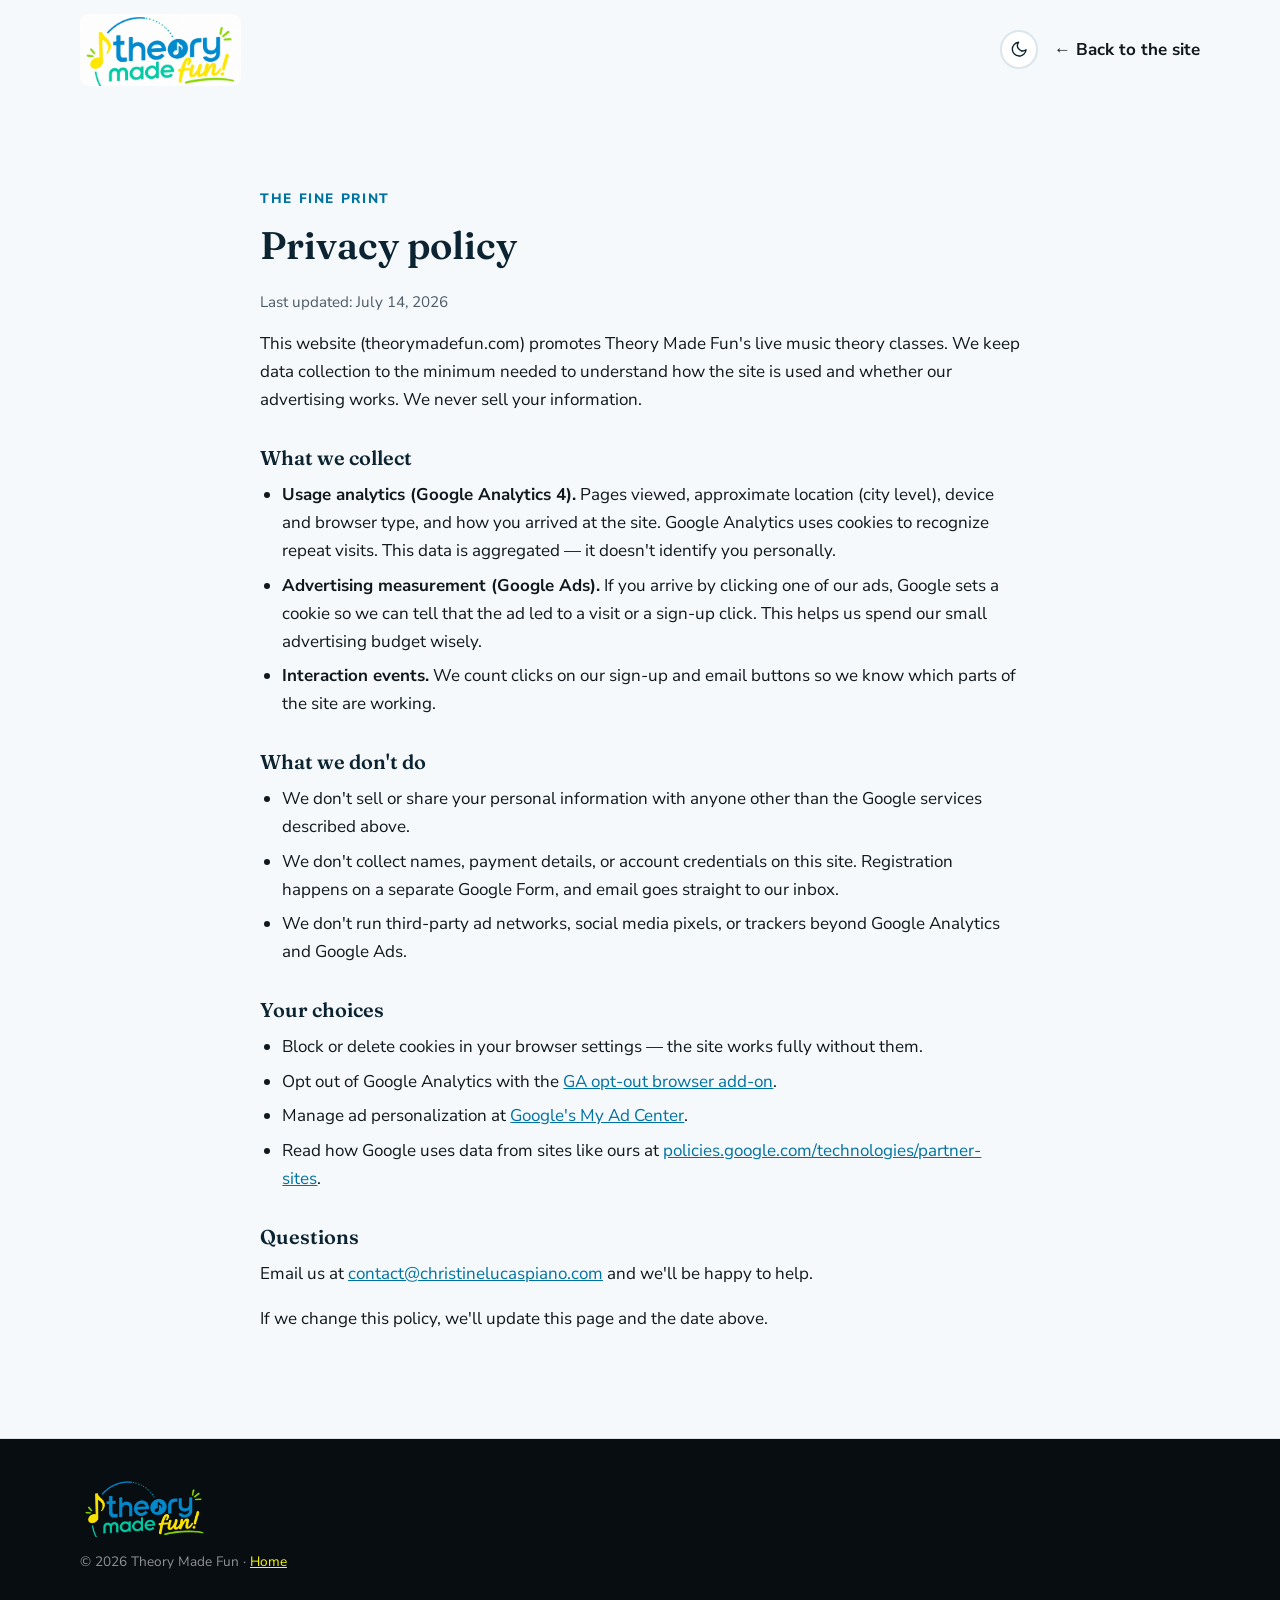
<file: privacy.html>
<!DOCTYPE html>
<html lang="en">
<head>
  <script async src="https://www.googletagmanager.com/gtm.js?id=GTM-NVTP6T6K"></script>
  <script>
    window.dataLayer = window.dataLayer || [];
    function gtag(){dataLayer.push(arguments);}
    gtag('js', new Date());
  </script>
  <meta charset="UTF-8">
  <meta name="viewport" content="width=device-width, initial-scale=1.0">
  <title>Privacy Policy — Theory Made Fun</title>
  <meta name="description" content="Privacy policy for theorymadefun.com.">
  <meta name="robots" content="noindex">
  <link rel="icon" href="assets/favicon.svg" type="image/svg+xml">
  <link rel="preconnect" href="https://fonts.googleapis.com">
  <link rel="preconnect" href="https://fonts.gstatic.com" crossorigin>
  <link href="https://fonts.googleapis.com/css2?family=Fraunces:opsz,wght@9..144,500;9..144,600;9..144,700&family=Nunito+Sans:opsz,wght@6..12,400;6..12,600;6..12,700;6..12,800&display=swap" rel="stylesheet">
  <!-- Theme: apply the saved choice before first paint (no flash), then wire the toggle. -->
  <script>
    (function () {
      var root = document.documentElement;
      root.classList.add("has-js");
      function stored() { try { return localStorage.getItem("theme"); } catch (e) { return null; } }
      function systemDark() { return window.matchMedia && window.matchMedia("(prefers-color-scheme: dark)").matches; }
      function effective() { return root.getAttribute("data-theme") || (systemDark() ? "dark" : "light"); }
      var saved = stored();
      if (saved === "light" || saved === "dark") root.setAttribute("data-theme", saved);
      function sync(btn) {
        var mode = effective();
        btn.dataset.mode = mode;
        btn.setAttribute("aria-pressed", String(mode === "dark"));
        btn.setAttribute("aria-label", mode === "dark" ? "Switch to light mode" : "Switch to dark mode");
      }
      function init() {
        var btn = document.querySelector("[data-theme-toggle]");
        if (btn) {
          sync(btn);
          btn.addEventListener("click", function () {
            var next = effective() === "dark" ? "light" : "dark";
            root.setAttribute("data-theme", next);
            try { localStorage.setItem("theme", next); } catch (e) {}
            sync(btn);
          });
        }
        if (window.matchMedia) {
          window.matchMedia("(prefers-color-scheme: dark)").addEventListener("change", function () {
            if (!stored() && btn) sync(btn);
          });
        }
      }
      if (document.readyState === "loading") document.addEventListener("DOMContentLoaded", init);
      else init();
    })();
  </script>
  <link rel="stylesheet" href="css/styles.css">
</head>
<body>
  <a class="skip-link" href="#main">Skip to content</a>

  <header class="site-header">
    <div class="container header-inner">
      <a class="brand" href="index.html" aria-label="Theory Made Fun — home">
        <img class="brand-logo brand-logo--light" src="assets/tmf-logo-wordmark.png" alt="" width="900" height="403">
        <img class="brand-logo brand-logo--dark" src="assets/tmf-logo-wordmark-transparent.png" alt="" width="900" height="403">
      </a>
      <button class="theme-toggle" type="button" data-theme-toggle aria-label="Switch color theme">
        <svg class="icon-moon" viewBox="0 0 24 24" fill="none" stroke="currentColor" stroke-width="1.8"
          stroke-linecap="round" stroke-linejoin="round" aria-hidden="true">
          <path d="M21 12.8A9 9 0 1 1 11.2 3 7 7 0 0 0 21 12.8Z" />
        </svg>
        <svg class="icon-sun" viewBox="0 0 24 24" fill="none" stroke="currentColor" stroke-width="1.8"
          stroke-linecap="round" stroke-linejoin="round" aria-hidden="true">
          <circle cx="12" cy="12" r="4" />
          <path
            d="M12 2v2M12 20v2M4.9 4.9l1.4 1.4M17.7 17.7l1.4 1.4M2 12h2M20 12h2M4.9 19.1l1.4-1.4M17.7 6.3l1.4-1.4" />
        </svg>
      </button>
      <nav class="site-nav" aria-label="Main">
        <ul>
          <li><a href="index.html">← Back to the site</a></li>
        </ul>
      </nav>
    </div>
  </header>

  <main id="main">
    <section class="section">
      <div class="container container-narrow prose">
        <p class="eyebrow">The fine print</p>
        <h2>Privacy policy</h2>
        <p class="page-updated">Last updated: July 14, 2026</p>

        <p>
          This website (theorymadefun.com) promotes Theory Made Fun's live music
          theory classes. We keep data
          collection to the minimum needed to understand how the site is used and
          whether our advertising works. We never sell your information.
        </p>

        <h3>What we collect</h3>
        <ul>
          <li><strong>Usage analytics (Google Analytics 4).</strong> Pages viewed,
              approximate location (city level), device and browser type, and how you
              arrived at the site. Google Analytics uses cookies to recognize repeat
              visits. This data is aggregated — it doesn't identify you personally.</li>
          <li><strong>Advertising measurement (Google Ads).</strong> If you arrive by
              clicking one of our ads, Google sets a cookie so we can tell that the ad
              led to a visit or a sign-up click. This helps us spend our small
              advertising budget wisely.</li>
          <li><strong>Interaction events.</strong> We count clicks on our sign-up and
              email buttons so we know which parts of the site are working.</li>
        </ul>

        <h3>What we don't do</h3>
        <ul>
          <li>We don't sell or share your personal information with anyone other than
              the Google services described above.</li>
          <li>We don't collect names, payment details, or account credentials on this
              site. Registration happens on a separate Google Form, and email goes
              straight to our inbox.</li>
          <li>We don't run third-party ad networks, social media pixels, or trackers
              beyond Google Analytics and Google Ads.</li>
        </ul>

        <h3>Your choices</h3>
        <ul>
          <li>Block or delete cookies in your browser settings — the site works fully
              without them.</li>
          <li>Opt out of Google Analytics with the
              <a href="https://tools.google.com/dlpage/gaoptout" rel="noopener">GA opt-out browser add-on</a>.</li>
          <li>Manage ad personalization at
              <a href="https://myadcenter.google.com/" rel="noopener">Google's My Ad Center</a>.</li>
          <li>Read how Google uses data from sites like ours at
              <a href="https://policies.google.com/technologies/partner-sites" rel="noopener">policies.google.com/technologies/partner-sites</a>.</li>
        </ul>

        <h3>Questions</h3>
        <p>
          Email us at
          <a data-email-link href="mailto:contact@christinelucaspiano.com">contact@christinelucaspiano.com</a>
          and we'll be happy to help.
        </p>

        <p>
          If we change this policy, we'll update this page and the date above.
        </p>
      </div>
    </section>
  </main>

  <footer class="site-footer">
    <div class="container footer-inner">
      <img class="footer-logo" src="assets/tmf-logo-wordmark-transparent.png" alt="Theory Made Fun" width="900" height="403">
      <p class="footer-fine">© 2026 Theory Made Fun · <a href="index.html">Home</a></p>
    </div>
  </footer>
</body>
</html>
</file>
<file: css/styles.css>
/* ==========================================================================
   Theory Made Fun (theorymadefun.com) — styles
   Vibrant palette (yellow → green → teal → blue) with light + dark themes.

   Theming model (see js + inline <head> script):
   - Semantic tokens only. The 5 vibrant palette colors are used as *fills*
     paired with near-black content (--on-vibrant); text that sits on a page
     background uses contrast-safe --text / --heading / --link instead.
   - :root holds the light theme; [data-theme="dark"] (and the system
     preference, when the visitor hasn't chosen) swaps in the dark values.
   No frameworks; progressive enhancement (site fully works without JS).
   ========================================================================== */

:root {
  /* ---- Structural (theme-independent) ---- */
  --radius: 16px;
  --font-display: "Fraunces", Georgia, "Times New Roman", serif;
  --font-body: "Nunito Sans", -apple-system, BlinkMacSystemFont, "Segoe UI", sans-serif;

  /* ---- Palette (vibrant fills — always paired with --on-vibrant) ---- */
  --primary: #0098ce;      /* blue  — primary actions        */
  --cat-virtual: #00c8a5;  /* teal  — "Virtual"              */
  --cat-inperson: #23ce6b; /* green — "In person"            */
  --cat-fun: #fbfb00;      /* yellow — "Fun!" / accent pop   */
  --accent: #fbfb00;       /* yellow accent (fills / on dark)*/
  --lime: #6ad700;         /* lime accent (decoration)       */
  --on-vibrant: #08141c;   /* near-black content on any fill */

  /* ---- Fixed dark bands (signup + footer, same in both themes) ---- */
  --band-bg: #080d12;
  --band-text: rgba(233, 242, 247, 0.82);
  --band-heading: #ffffff;
  --band-link: var(--accent);

  /* ---- Light theme (default) ---- */
  --bg: #f6f9fb;
  --bg-alt: #e9f2f7;
  --surface: #ffffff;
  --border: #dae5ec;
  --text: #10181d;
  --text-muted: #4c5b66;
  --heading: #0c2331;
  --link: #0072a1;
  --link-hover: #005a82;
  --focus: #006c99;
  --check: #0b7a49;        /* positive check marks on --bg   */
  --shadow: 0 10px 30px -12px rgba(12, 35, 48, 0.16);
}

:root[data-theme="dark"] {
  --bg: #0b0f13;
  --bg-alt: #12181d;
  --surface: #171f25;
  --border: #2b353d;
  --text: #e9f0f4;
  --text-muted: #a6b3bc;
  --heading: #f4f9fc;
  --link: #4cbfef;
  --link-hover: #79d2f5;
  --focus: #4cbfef;
  --check: #6ad700;
  --shadow: 0 12px 34px -14px rgba(0, 0, 0, 0.65);
}

/* Follow the OS preference until the visitor makes an explicit choice. */
@media (prefers-color-scheme: dark) {
  :root:not([data-theme]) {
    --bg: #0b0f13;
    --bg-alt: #12181d;
    --surface: #171f25;
    --border: #2b353d;
    --text: #e9f0f4;
    --text-muted: #a6b3bc;
    --heading: #f4f9fc;
    --link: #4cbfef;
    --link-hover: #79d2f5;
    --focus: #4cbfef;
    --check: #6ad700;
    --shadow: 0 12px 34px -14px rgba(0, 0, 0, 0.65);
  }
}

/* ---------- Base ---------- */

*,
*::before,
*::after {
  box-sizing: border-box;
}

html {
  scroll-behavior: smooth;
  scroll-padding-top: 7rem;
}

@media (prefers-reduced-motion: reduce) {
  html {
    scroll-behavior: auto;
  }
}

body {
  margin: 0;
  font-family: var(--font-body);
  font-size: 1.0625rem;
  line-height: 1.65;
  color: var(--text);
  background: var(--bg);
}

h1,
h2,
h3 {
  font-family: var(--font-display);
  color: var(--heading);
  line-height: 1.15;
  margin: 0 0 0.6em;
}

h1 {
  font-size: clamp(2.3rem, 5.5vw, 3.6rem);
  font-weight: 700;
}

h2 {
  font-size: clamp(1.7rem, 3.5vw, 2.4rem);
  font-weight: 600;
}

h3 {
  font-size: 1.25rem;
  font-weight: 600;
}

p {
  margin: 0 0 1em;
}

a {
  color: var(--link);
}

a:hover {
  color: var(--link-hover);
}

img {
  max-width: 100%;
  height: auto;
}

ul {
  margin: 0;
  padding: 0;
}

hr {
  border: none;
  border-top: 1px solid var(--border);
  margin: 2rem 0;
}

:focus-visible {
  outline: 3px solid var(--focus);
  outline-offset: 2px;
  border-radius: 4px;
}

/* The bands are dark in both themes — keep a bright ring there. */
.signup-band :focus-visible,
.site-footer :focus-visible {
  outline-color: var(--accent);
}

[hidden] {
  display: none !important;
}

.container {
  width: min(1120px, 100% - 2.5rem);
  margin-inline: auto;
}

.container-narrow {
  width: min(760px, 100% - 2.5rem);
}

.skip-link {
  position: absolute;
  left: -9999px;
  top: 0;
  background: var(--primary);
  color: var(--on-vibrant);
  padding: 0.6rem 1rem;
  border-radius: 0 0 8px 0;
  z-index: 100;
}

.skip-link:focus {
  left: 0;
}

/* ---------- Buttons & badges ---------- */

.btn {
  display: inline-block;
  font-family: var(--font-body);
  font-weight: 800;
  font-size: 1rem;
  text-decoration: none;
  padding: 0.85rem 1.7rem;
  border-radius: 999px;
  transition: transform 0.15s ease, box-shadow 0.15s ease, background 0.15s ease;
}

.btn:active {
  transform: translateY(1px);
}

.btn-primary {
  background: var(--primary);
  color: var(--on-vibrant);
  box-shadow: 0 8px 22px -10px color-mix(in srgb, var(--primary) 60%, transparent);
}

.btn-primary:hover {
  background: color-mix(in srgb, var(--primary) 88%, #ffffff);
  color: var(--on-vibrant);
}

.btn-ghost {
  color: var(--link);
  border: 2px solid var(--link);
  background: transparent;
}

.btn-ghost:hover {
  background: var(--primary);
  color: var(--on-vibrant);
  border-color: var(--primary);
}

.btn-light {
  background: #ffffff;
  color: var(--on-vibrant);
}

.btn-light:hover {
  background: var(--accent);
  color: var(--on-vibrant);
}

.btn-light.is-disabled {
  opacity: 0.9;
  cursor: default;
  background: rgba(255, 255, 255, 0.16);
  color: rgba(255, 255, 255, 0.72);
  border: 2px dashed rgba(255, 255, 255, 0.6);
}

.btn-small {
  padding: 0.5rem 1.15rem;
  font-size: 0.95rem;
}

.badge {
  display: inline-block;
  font-size: 0.8rem;
  font-weight: 800;
  letter-spacing: 0.04em;
  text-transform: uppercase;
  padding: 0.25rem 0.75rem;
  border-radius: 999px;
  white-space: nowrap;
  color: var(--on-vibrant);
}

.badge-virtual {
  background: var(--cat-virtual);
}

.badge-hybrid {
  background: var(--cat-fun);
}

.badge-inperson {
  background: var(--cat-inperson);
}

.eyebrow {
  font-weight: 800;
  font-size: 0.85rem;
  letter-spacing: 0.12em;
  text-transform: uppercase;
  color: var(--link);
  margin-bottom: 0.75rem;
}

/* ---------- Header ---------- */

.site-header {
  position: sticky;
  top: 0;
  z-index: 50;
  background: color-mix(in srgb, var(--bg) 88%, transparent);
  backdrop-filter: blur(8px);
  border-bottom: 1px solid transparent;
  transition: border-color 0.2s ease, box-shadow 0.2s ease;
}

.site-header.is-scrolled {
  border-bottom-color: var(--border);
  box-shadow: 0 4px 20px -12px rgba(0, 0, 0, 0.35);
}

.header-inner {
  display: flex;
  align-items: center;
  gap: 1rem;
  padding-block: 0.85rem;
}

.brand {
  display: flex;
  align-items: center;
  margin-inline-end: auto;
  text-decoration: none;
}

/* The logo PNG has an opaque white background, so rounding its corners makes
   it read as the wordmark on the light theme and a tidy white logo card on
   the dark theme — no background-knockout artifacts. */
.brand-logo {
  display: block;
  height: 4.5rem;
  width: auto;
  border-radius: 9px;
}

@media (max-width: 480px) {
  .brand-logo {
    height: 3.1rem;
  }
}

/* Swap the header logo per theme: white-background version on the light
   theme, transparent (knocked-out) version on the dark theme. The footer
   always uses the transparent version because its band is dark in both. */
.brand-logo--dark {
  display: none;
}

:root[data-theme="dark"] .brand-logo--light {
  display: none;
}

:root[data-theme="dark"] .brand-logo--dark {
  display: block;
}

@media (prefers-color-scheme: dark) {
  :root:not([data-theme]) .brand-logo--light {
    display: none;
  }

  :root:not([data-theme]) .brand-logo--dark {
    display: block;
  }
}

.site-nav ul {
  display: flex;
  align-items: center;
  gap: 1.4rem;
  list-style: none;
}

.site-nav a:not(.btn) {
  text-decoration: none;
  font-weight: 700;
  color: var(--text);
}

.site-nav a:not(.btn):hover {
  color: var(--link);
}

/* ---------- Theme toggle ---------- */

.theme-toggle {
  display: none;
  align-items: center;
  justify-content: center;
  flex: none;
  width: 2.4rem;
  height: 2.4rem;
  padding: 0;
  border: 2px solid var(--border);
  border-radius: 999px;
  background: var(--surface);
  color: var(--heading);
  cursor: pointer;
  transition: border-color 0.15s ease, color 0.15s ease, background 0.15s ease;
}

.has-js .theme-toggle {
  display: inline-flex;
}

.theme-toggle:hover {
  border-color: var(--primary);
  color: var(--primary);
}

.theme-toggle svg {
  width: 1.15rem;
  height: 1.15rem;
}

.theme-toggle .icon-sun {
  display: none;
}

.theme-toggle[data-mode="dark"] .icon-moon {
  display: none;
}

.theme-toggle[data-mode="dark"] .icon-sun {
  display: block;
}

.nav-toggle {
  display: none;
  align-items: center;
  gap: 0.5rem;
  background: none;
  border: 2px solid var(--border);
  border-radius: 999px;
  padding: 0.4rem 0.9rem;
  font: inherit;
  font-weight: 700;
  color: var(--heading);
  cursor: pointer;
}

.nav-toggle-bar {
  position: relative;
  display: block;
  width: 18px;
  height: 2px;
  background: currentColor;
}

.nav-toggle-bar::before,
.nav-toggle-bar::after {
  content: "";
  position: absolute;
  left: 0;
  width: 18px;
  height: 2px;
  background: currentColor;
}

.nav-toggle-bar::before {
  top: -6px;
}

.nav-toggle-bar::after {
  top: 6px;
}

@media (max-width: 860px) {
  .nav-toggle {
    display: inline-flex;
  }

  .site-nav {
    display: none;
    position: absolute;
    top: 100%;
    left: 0;
    right: 0;
    background: var(--bg-alt);
    border-bottom: 1px solid var(--border);
    box-shadow: var(--shadow);
    padding: 1rem 1.25rem 1.5rem;
  }

  .site-header.nav-open .site-nav {
    display: block;
  }

  .site-nav ul {
    flex-direction: column;
    align-items: stretch;
    gap: 0.25rem;
  }

  .site-nav a:not(.btn) {
    display: block;
    padding: 0.65rem 0.5rem;
    border-radius: 8px;
  }

  .site-nav a:not(.btn):hover {
    background: var(--surface);
  }

  .site-nav .btn {
    margin-top: 0.75rem;
    text-align: center;
  }
}

/* ---------- Video ---------- */

.video-hero {
  padding-block: clamp(1.5rem, 4vw, 2.75rem) 0;
}

.video-frame {
  max-width: 900px;
  margin-inline: auto;
  border: 1px solid var(--border);
  border-radius: var(--radius);
  box-shadow: var(--shadow);
  overflow: hidden;
  line-height: 0;
  /* Matches the white background of the poster logo, so the thin bars beside
     it (logo is 1.63:1, frame is 16:9) blend instead of reading as letterbox. */
  background: #fff;
}

.video-frame video {
  display: block;
  width: 100%;
  height: auto;
  aspect-ratio: 16 / 9;
}

/* ---------- Hero ---------- */

.hero {
  position: relative;
  overflow: hidden;
  background:
    radial-gradient(60rem 30rem at 110% -10%, rgba(0, 152, 206, 0.16) 0%, transparent 60%),
    radial-gradient(50rem 28rem at -20% 110%, rgba(0, 200, 165, 0.14) 0%, transparent 55%),
    var(--bg);
}

.hero-inner {
  display: grid;
  grid-template-columns: minmax(0, 1.15fr) minmax(0, 0.85fr);
  align-items: center;
  gap: 3rem;
  padding-block: clamp(3rem, 8vw, 6rem);
}

.hero-sub {
  font-size: 1.2rem;
  max-width: 34em;
  color: var(--text-muted);
}

.hero-actions {
  display: flex;
  flex-wrap: wrap;
  gap: 0.9rem;
  margin: 1.7rem 0 1.9rem;
}

.hero-ticks {
  display: flex;
  flex-wrap: wrap;
  gap: 0.5rem 1.5rem;
  list-style: none;
  font-weight: 700;
  color: var(--text-muted);
  font-size: 0.95rem;
}

.hero-ticks li::before {
  content: "✓";
  color: var(--check);
  font-weight: 900;
  margin-right: 0.45rem;
}

.hero-visual {
  position: relative;
  display: grid;
  gap: 1.1rem;
  padding: 1rem 0.5rem;
}

.hero-card {
  background: var(--surface);
  border: 1px solid var(--border);
  border-radius: var(--radius);
  box-shadow: var(--shadow);
  padding: 1.1rem 1.3rem;
  max-width: 21rem;
}

.hero-card p {
  margin: 0.5rem 0 0;
  font-weight: 700;
  color: var(--heading);
}

.hero-card-1 {
  transform: rotate(-2deg);
}

.hero-card-2 {
  transform: rotate(1.5deg) translateX(2.5rem);
}

.hero-card-3 {
  transform: rotate(-1deg) translateX(0.75rem);
}

.float-note {
  position: absolute;
  font-size: 2.2rem;
  color: var(--accent);
  opacity: 0.9;
}

.float-note-1 {
  top: -0.5rem;
  right: 15%;
  transform: rotate(12deg);
}

.float-note-2 {
  bottom: -0.25rem;
  left: -2%;
  font-size: 2.8rem;
  color: var(--cat-inperson);
  opacity: 0.5;
  transform: rotate(-10deg);
}

.float-note-3 {
  top: 42%;
  right: -1%;
  color: var(--primary);
  opacity: 0.55;
}

@media (max-width: 860px) {
  .hero-inner {
    grid-template-columns: 1fr;
    gap: 2.25rem;
  }

  .hero-card-2 {
    transform: rotate(1.5deg) translateX(1rem);
  }
}

/* ---------- Sections ---------- */

.section {
  padding-block: clamp(3.25rem, 7vw, 5.5rem);
}

.section-alt {
  background: var(--bg-alt);
}

.section-head {
  max-width: 44em;
  margin-bottom: 2.25rem;
}

.section-lead {
  font-size: 1.15rem;
  color: var(--text-muted);
}

.section-note {
  margin-top: 1.75rem;
  font-weight: 700;
  color: var(--text-muted);
  max-width: 44em;
}

/* ---------- Feature (image beside text) ---------- */

.feature {
  display: grid;
  grid-template-columns: minmax(0, 1fr) minmax(0, 1fr);
  gap: clamp(1.5rem, 4vw, 3rem);
  align-items: center;
  margin-bottom: 2.75rem;
}

.feature-media img {
  display: block;
  width: 100%;
  height: auto;
  border-radius: var(--radius);
  box-shadow: var(--shadow);
}

.feature-body > :last-child {
  margin-bottom: 0;
}

/* Image on the right on wide screens. */
.feature-reverse .feature-media {
  order: 2;
}

@media (max-width: 760px) {
  .feature {
    grid-template-columns: 1fr;
    gap: 1.5rem;
    margin-bottom: 2rem;
  }

  /* Keep the image on top when stacked, regardless of side. */
  .feature-media,
  .feature-reverse .feature-media {
    order: -1;
  }
}

/* ---------- Cards ---------- */

.card-grid {
  display: grid;
  gap: 1.4rem;
}

.card-grid.two {
  grid-template-columns: repeat(auto-fit, minmax(min(20rem, 100%), 1fr));
}

.card-grid.three {
  grid-template-columns: repeat(auto-fit, minmax(min(17rem, 100%), 1fr));
}

.card {
  background: var(--surface);
  border: 1px solid var(--border);
  border-radius: var(--radius);
  box-shadow: var(--shadow);
  padding: 1.6rem 1.6rem 1.5rem;
}

.card-icon {
  display: grid;
  place-items: center;
  width: 3.1rem;
  height: 3.1rem;
  border-radius: 12px;
  margin-bottom: 1rem;
  background: var(--accent);
  color: var(--on-vibrant);
}

.card-icon svg {
  width: 1.6rem;
  height: 1.6rem;
}

.icon-see {
  background: var(--primary);
  color: var(--on-vibrant);
}

.icon-hear {
  background: var(--cat-virtual);
  color: var(--on-vibrant);
}

.icon-do {
  background: var(--cat-inperson);
  color: var(--on-vibrant);
}

.format-card .badge {
  margin-bottom: 0.9rem;
}

.format-card p:last-child,
.modality-card p:last-child,
.material-card p:last-child {
  margin-bottom: 0;
}

/* ---------- Lists ---------- */

.check-list,
.dot-list {
  list-style: none;
  display: grid;
  gap: 0.55rem;
}

.check-list li {
  padding-left: 1.7rem;
  position: relative;
}

.check-list li::before {
  content: "✓";
  position: absolute;
  left: 0;
  top: 0;
  color: var(--check);
  font-weight: 900;
}

.dot-list li {
  padding-left: 1.35rem;
  position: relative;
  font-size: 0.98rem;
}

.dot-list li::before {
  content: "♪";
  position: absolute;
  left: 0;
  top: 0;
  color: var(--primary);
  font-weight: 700;
}

/* ---------- Callouts ---------- */

.callout {
  margin-top: 2rem;
  background: var(--surface);
  border: 2px dashed var(--primary);
  border-radius: var(--radius);
  padding: 1.3rem 1.6rem;
  font-size: 1.1rem;
}

.callout p {
  margin: 0;
}

/* ---------- Levels ---------- */

.level-tag {
  display: inline-block;
  font-size: 0.8rem;
  font-weight: 800;
  letter-spacing: 0.06em;
  text-transform: uppercase;
  color: var(--on-vibrant);
  background: var(--cat-virtual);
  border-radius: 999px;
  padding: 0.25rem 0.8rem;
  margin: 0 0 0.9rem;
}

.level-blurb {
  font-weight: 400;
  color: var(--text-muted);
}

.level-card .dot-list {
  margin-bottom: 1.1rem;
}

.level-times {
  font-size: 0.92rem;
  color: var(--text-muted);
  border-top: 1px solid var(--border);
  padding-top: 0.9rem;
  margin-bottom: 0;
}

/* ---------- Schedule ---------- */

.schedule-wrap {
  background: var(--surface);
  border: 1px solid var(--border);
  border-radius: var(--radius);
  box-shadow: var(--shadow);
  overflow: hidden;
}

.schedule {
  width: 100%;
  border-collapse: collapse;
  font-size: 1rem;
}

.schedule th,
.schedule td {
  text-align: left;
  padding: 0.95rem 1.4rem;
}

.schedule thead th {
  background: var(--primary);
  color: var(--on-vibrant);
  font-family: var(--font-body);
  font-size: 0.85rem;
  letter-spacing: 0.08em;
  text-transform: uppercase;
}

.schedule tbody tr:nth-child(even) {
  background: var(--bg-alt);
}

.schedule tbody td a {
  font-weight: 700;
}

@media (max-width: 640px) {
  .schedule thead {
    position: absolute;
    width: 1px;
    height: 1px;
    overflow: hidden;
    clip-path: inset(50%);
  }

  .schedule tbody tr {
    display: block;
    padding: 0.9rem 1.1rem;
    border-bottom: 1px solid var(--border);
  }

  .schedule tbody tr:last-child {
    border-bottom: none;
  }

  .schedule tbody td {
    display: flex;
    justify-content: space-between;
    align-items: baseline;
    gap: 1rem;
    padding: 0.25rem 0;
  }

  .schedule tbody td::before {
    content: attr(data-label);
    font-size: 0.78rem;
    font-weight: 800;
    letter-spacing: 0.08em;
    text-transform: uppercase;
    color: var(--text-muted);
  }
}

/* ---------- Pricing ---------- */

.pricing-card {
  max-width: 32rem;
  margin-inline: auto;
  background: var(--surface);
  border: 1px solid var(--border);
  border-top: 6px solid var(--primary);
  border-radius: var(--radius);
  box-shadow: var(--shadow);
  padding: 2.2rem 2.2rem 2rem;
  text-align: center;
}

.price {
  margin-bottom: 1.4rem;
}

.price-amount {
  font-family: var(--font-display);
  font-size: 3rem;
  font-weight: 700;
  color: var(--heading);
}

.price-period {
  font-size: 1.1rem;
  font-weight: 700;
  color: var(--text-muted);
}

.pricing-card .check-list {
  text-align: left;
  margin-bottom: 1.4rem;
}

.pricing-fine {
  font-size: 0.92rem;
  color: var(--text-muted);
}

/* ---------- Teacher ---------- */

.teacher-grid {
  display: grid;
  grid-template-columns: minmax(0, 0.8fr) minmax(0, 1.2fr);
  gap: 3rem;
  align-items: center;
}

.photo-placeholder {
  aspect-ratio: 4 / 5;
  display: grid;
  place-content: center;
  gap: 0.5rem;
  text-align: center;
  background: var(--bg-alt);
  border: 2px dashed var(--border);
  border-radius: var(--radius);
  color: var(--text-muted);
  font-weight: 700;
}

.photo-placeholder span {
  font-size: 3rem;
  color: var(--primary);
}

.photo-placeholder p {
  margin: 0;
}

.teacher-photo img {
  border-radius: var(--radius);
  box-shadow: var(--shadow);
}

@media (max-width: 760px) {
  .teacher-grid {
    grid-template-columns: 1fr;
    gap: 2rem;
  }

  .teacher-photo {
    max-width: 20rem;
  }
}

/* ---------- Materials ---------- */

.material-links {
  font-size: 0.95rem;
  font-weight: 700;
  margin: 0.75rem 0 0 !important;
}

/* ---------- FAQ ---------- */

.faq-list {
  display: grid;
  gap: 0.85rem;
}

.faq-list details {
  background: var(--surface);
  border: 1px solid var(--border);
  border-radius: 12px;
  padding: 0;
  overflow: hidden;
}

.faq-list summary {
  list-style: none;
  cursor: pointer;
  font-weight: 800;
  color: var(--heading);
  padding: 1.05rem 3rem 1.05rem 1.3rem;
  position: relative;
}

.faq-list summary::-webkit-details-marker {
  display: none;
}

.faq-list summary::after {
  content: "+";
  position: absolute;
  right: 1.2rem;
  top: 50%;
  transform: translateY(-50%);
  font-size: 1.4rem;
  font-weight: 400;
  color: var(--primary);
  transition: transform 0.2s ease;
}

.faq-list details[open] summary::after {
  transform: translateY(-50%) rotate(45deg);
}

.faq-list details p {
  padding: 0 1.3rem 1.2rem;
  margin: 0;
  color: var(--text-muted);
}

/* ---------- Sign-up band ---------- */

.signup-band {
  background:
    radial-gradient(40rem 20rem at 15% 120%, rgba(0, 200, 165, 0.28) 0%, transparent 60%),
    radial-gradient(38rem 20rem at 90% -20%, rgba(0, 152, 206, 0.22) 0%, transparent 60%),
    var(--band-bg);
  color: var(--band-text);
  padding-block: clamp(3.5rem, 7vw, 5.5rem);
  text-align: center;
}

.signup-band h2 {
  color: var(--band-heading);
}

.signup-status {
  font-size: 1.15rem;
  color: rgba(255, 255, 255, 0.85);
  max-width: 36em;
  margin-inline: auto;
}

.signup-actions {
  margin: 1.8rem 0 1.4rem;
}

.signup-contact {
  color: rgba(255, 255, 255, 0.85);
  margin: 0;
}

.signup-contact a {
  color: var(--band-link);
  font-weight: 800;
}

/* ---------- Footer ---------- */

.site-footer {
  background: var(--band-bg);
  border-top: 1px solid var(--border);
  color: rgba(255, 255, 255, 0.8);
  padding-block: 2.5rem;
  font-size: 0.95rem;
}

.footer-inner p {
  margin-bottom: 0.6rem;
}

.footer-logo {
  display: block;
  height: 3.6rem;
  width: auto;
  border-radius: 9px;
  margin-bottom: 0.9rem;
}

.footer-fine {
  font-size: 0.85rem;
  color: rgba(255, 255, 255, 0.55);
}

.site-footer a {
  color: var(--band-link);
}

/* ---------- Prose pages (privacy policy, etc.) ---------- */

.prose h3 {
  margin-top: 2rem;
}

.prose ul {
  display: block;
  list-style: disc;
  padding-left: 1.4rem;
  margin-bottom: 1em;
}

.prose li {
  margin-bottom: 0.4rem;
}

.page-updated {
  color: var(--text-muted);
  font-size: 0.95rem;
}

/* ---------- Reveal animation (JS adds .js to <html>) ---------- */

html.js .reveal {
  opacity: 0;
  transform: translateY(14px);
  transition: opacity 0.5s ease, transform 0.5s ease;
}

html.js .reveal.is-visible {
  opacity: 1;
  transform: none;
}

@media (prefers-reduced-motion: reduce) {
  html.js .reveal {
    opacity: 1;
    transform: none;
    transition: none;
  }
}
</file>
